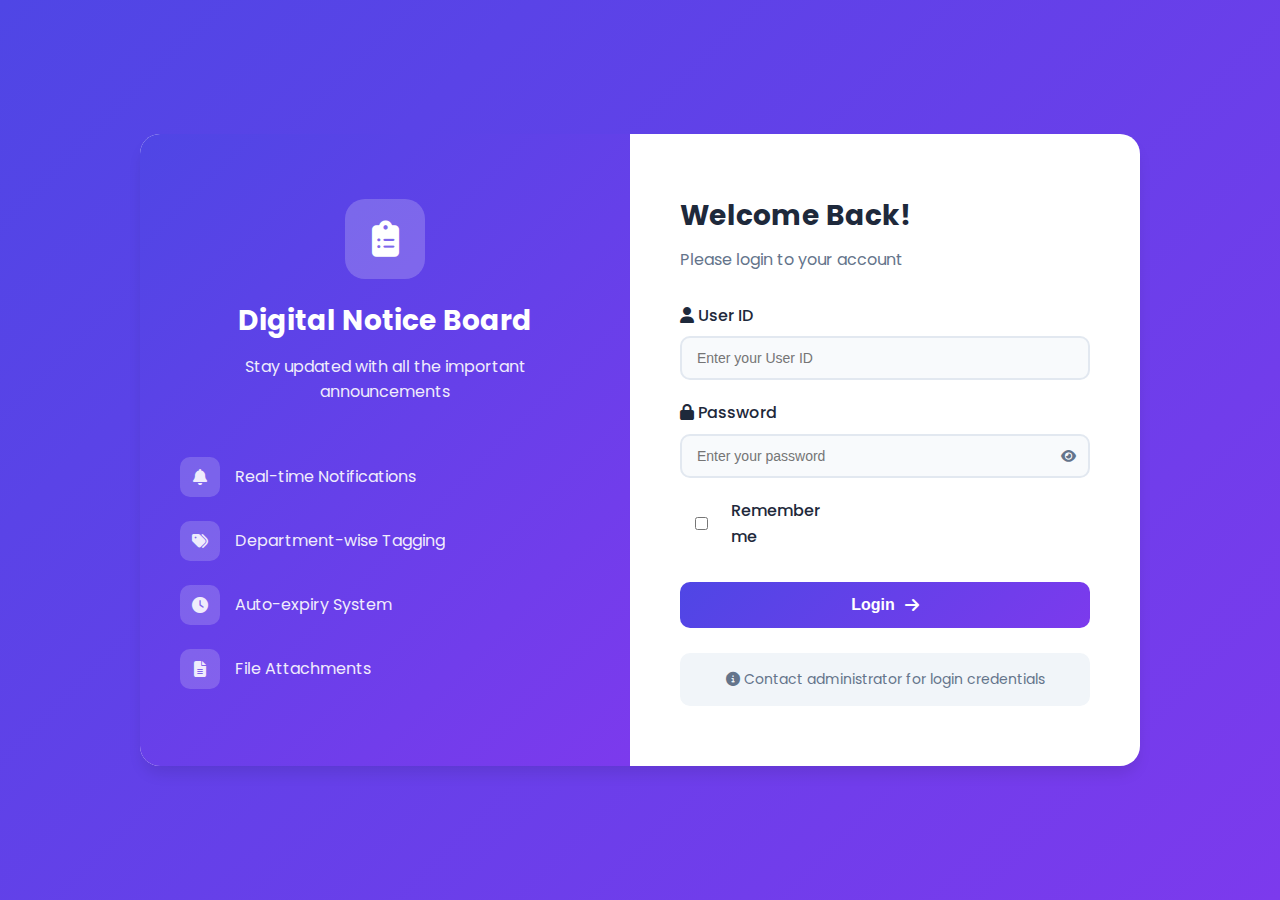
<file: frontend/index.html>
<!DOCTYPE html>
<html lang="en">
<head>
  <meta charset="UTF-8">
  <meta name="viewport" content="width=device-width, initial-scale=1.0">
  <title>Digital Notice Board - Login</title>
  <link href="https://cdnjs.cloudflare.com/ajax/libs/font-awesome/6.4.0/css/all.min.css" rel="stylesheet">
  <link href="https://fonts.googleapis.com/css2?family=Poppins:wght@300;400;500;600;700&display=swap" rel="stylesheet">
  <link rel="stylesheet" href="css/style.css">
</head>
<body class="login-page">
  <div class="login-container">
    <div class="login-left">
      <div class="login-branding">
        <div class="logo-icon">
          <i class="fas fa-clipboard-list"></i>
        </div>
        <h1>Digital Notice Board</h1>
        <p>Stay updated with all the important announcements</p>
        <div class="features-list">
          <div class="feature-item">
            <i class="fas fa-bell"></i>
            <span>Real-time Notifications</span>
          </div>
          <div class="feature-item">
            <i class="fas fa-tags"></i>
            <span>Department-wise Tagging</span>
          </div>
          <div class="feature-item">
            <i class="fas fa-clock"></i>
            <span>Auto-expiry System</span>
          </div>
          <div class="feature-item">
            <i class="fas fa-file-alt"></i>
            <span>File Attachments</span>
          </div>
        </div>
      </div>
    </div>
    
    <div class="login-right">
      <div class="login-form-container">
        <h2>Welcome Back!</h2>
        <p class="subtitle">Please login to your account</p>
        
        <form id="loginForm" class="login-form">
          <div class="form-group">
            <label for="userId">
              <i class="fas fa-user"></i> User ID
            </label>
            <input type="text" id="userId" name="userId" placeholder="Enter your User ID" required>
          </div>
          
          <div class="form-group">
            <label for="password">
              <i class="fas fa-lock"></i> Password
            </label>
            <div class="password-input">
              <input type="password" id="password" name="password" placeholder="Enter your password" required>
              <button type="button" class="toggle-password" onclick="togglePassword()">
                <i class="fas fa-eye" id="toggleIcon"></i>
              </button>
            </div>
          </div>
          
          <div class="form-options">
            <label class="remember-me">
              <input type="checkbox" id="rememberMe">
              <span>Remember me</span>
            </label>
          </div>
          
          <button type="submit" class="btn-login">
            <span>Login</span>
            <i class="fas fa-arrow-right"></i>
          </button>
        </form>
        
        <div class="login-info">
          <p><i class="fas fa-info-circle"></i> Contact administrator for login credentials</p>
        </div>
        
        <div id="loginError" class="error-message" style="display: none;">
          <i class="fas fa-exclamation-circle"></i>
          <span></span>
        </div>
      </div>
    </div>
  </div>

  <!-- Loading Overlay -->
  <div id="loadingOverlay" class="loading-overlay" style="display: none;">
    <div class="spinner"></div>
    <p>Logging in...</p>
  </div>

  <script src="js/auth.js"></script>
</body>
</html>
</file>
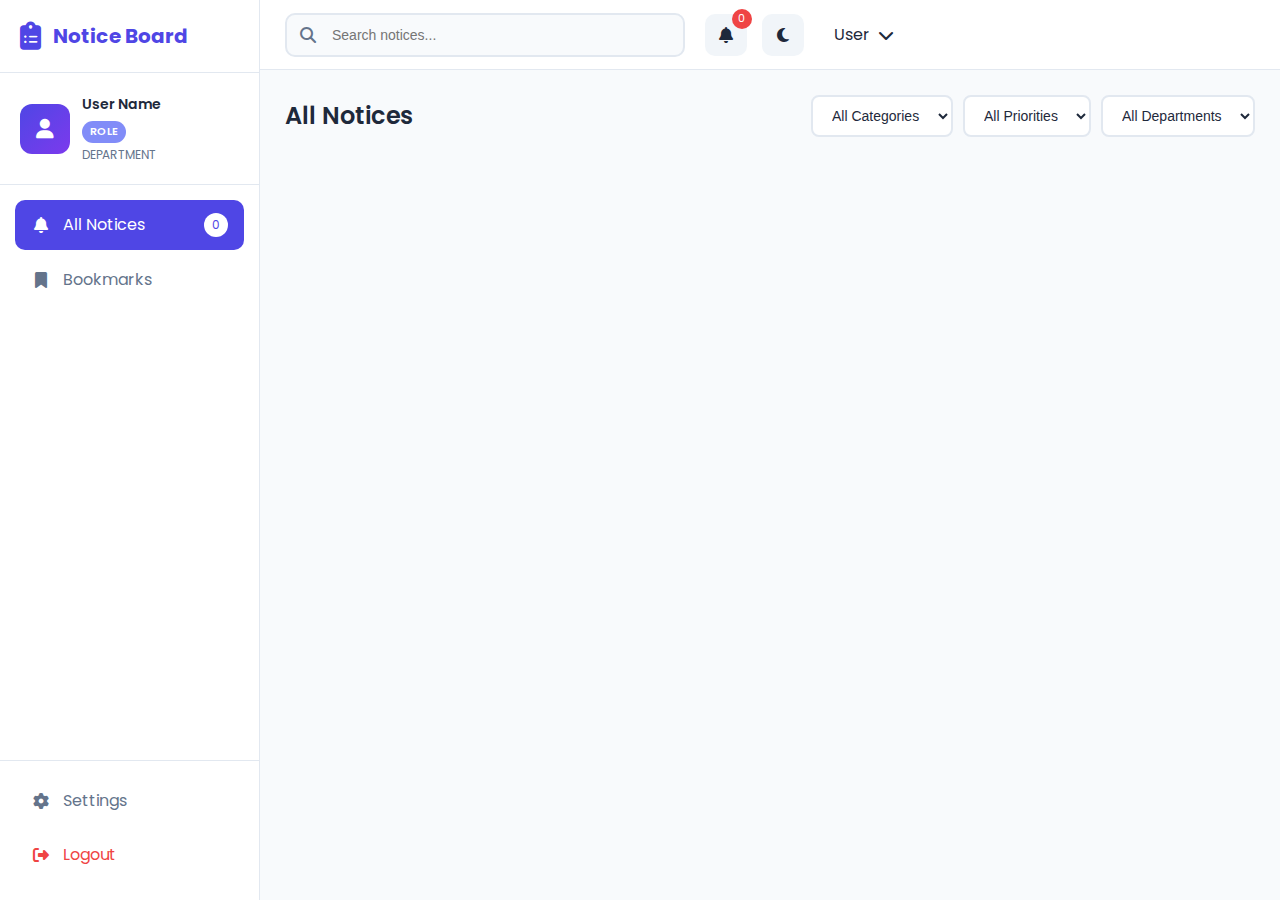
<file: frontend/dashboard.html>
<!DOCTYPE html>
<html lang="en">
<head>
  <meta charset="UTF-8">
  <meta name="viewport" content="width=device-width, initial-scale=1.0">
  <title>Dashboard - Digital Notice Board</title>
  <link href="https://cdnjs.cloudflare.com/ajax/libs/font-awesome/6.4.0/css/all.min.css" rel="stylesheet">
  <link href="https://fonts.googleapis.com/css2?family=Poppins:wght@300;400;500;600;700&display=swap" rel="stylesheet">
  <link rel="stylesheet" href="css/style.css">
  <script src="https://cdn.socket.io/4.5.4/socket.io.min.js"></script>
</head>
<body>
  <div class="dashboard-container">
    <!-- Sidebar -->
    <aside class="sidebar" id="sidebar">
      <div class="sidebar-header">
        <div class="logo">
          <i class="fas fa-clipboard-list"></i>
          <span>Notice Board</span>
        </div>
        <button class="close-sidebar" onclick="toggleSidebar()">
          <i class="fas fa-times"></i>
        </button>
      </div>
      
      <div class="user-info">
        <div class="user-avatar" id="userAvatar">
          <i class="fas fa-user"></i>
        </div>
        <div class="user-details">
          <h4 id="userName">User Name</h4>
          <span class="user-role" id="userRole">Role</span>
          <span class="user-dept" id="userDept">Department</span>
        </div>
      </div>
      
      <nav class="sidebar-nav">
        <a href="#" class="nav-item active" data-page="notices">
          <i class="fas fa-bell"></i>
          <span>All Notices</span>
          <span class="badge" id="noticeCount">0</span>
        </a>
        <a href="#" class="nav-item" data-page="bookmarks">
          <i class="fas fa-bookmark"></i>
          <span>Bookmarks</span>
        </a>
        <a href="#" class="nav-item create-notice-btn" data-page="create" id="createNoticeNav" style="display: none;">
          <i class="fas fa-plus-circle"></i>
          <span>Create Notice</span>
        </a>
        <a href="#" class="nav-item" data-page="my-notices" id="myNoticesNav" style="display: none;">
          <i class="fas fa-file-alt"></i>
          <span>My Notices</span>
        </a>
        <a href="#" class="nav-item" data-page="analytics" id="analyticsNav" style="display: none;">
          <i class="fas fa-chart-bar"></i>
          <span>Analytics</span>
        </a>
        <a href="#" class="nav-item" data-page="manage-users" id="manageUsersNav" style="display: none;">
          <i class="fas fa-users-cog"></i>
          <span>Manage Users</span>
        </a>
      </nav>
      
      <div class="sidebar-footer">
        <a href="#" class="nav-item" data-page="settings">
          <i class="fas fa-cog"></i>
          <span>Settings</span>
        </a>
        <a href="#" class="nav-item logout" onclick="logout()">
          <i class="fas fa-sign-out-alt"></i>
          <span>Logout</span>
        </a>
      </div>
    </aside>

    <!-- Main Content -->
    <main class="main-content">
      <!-- Header -->
      <header class="header">
        <button class="menu-toggle" onclick="toggleSidebar()">
          <i class="fas fa-bars"></i>
        </button>
        
        <div class="search-bar">
          <i class="fas fa-search"></i>
          <input type="text" id="searchInput" placeholder="Search notices...">
        </div>
        
        <div class="header-actions">
          <div class="notification-bell" onclick="toggleNotifications()">
            <i class="fas fa-bell"></i>
            <span class="notification-count" id="notificationCount">0</span>
          </div>
          
          <div class="theme-toggle" onclick="toggleTheme()">
            <i class="fas fa-moon" id="themeIcon"></i>
          </div>
          
          <div class="header-user" onclick="toggleUserMenu()">
            <span id="headerUserName">User</span>
            <i class="fas fa-chevron-down"></i>
          </div>
        </div>
        
        <!-- Notifications Dropdown -->
        <div class="notifications-dropdown" id="notificationsDropdown" style="display: none;">
          <h4>Notifications</h4>
          <div class="notifications-list" id="notificationsList">
            <p class="no-notifications">No new notifications</p>
          </div>
        </div>
        
        <!-- User Menu Dropdown -->
        <div class="user-menu-dropdown" id="userMenuDropdown" style="display: none;">
          <a href="#" data-page="profile"><i class="fas fa-user"></i> Profile</a>
          <a href="#" data-page="settings"><i class="fas fa-cog"></i> Settings</a>
          <hr>
          <a href="#" onclick="logout()"><i class="fas fa-sign-out-alt"></i> Logout</a>
        </div>
      </header>

      <!-- Content Area -->
      <div class="content-area" id="contentArea">
        <!-- Notices Page -->
        <div class="page active" id="noticesPage">
          <div class="page-header">
            <h2>All Notices</h2>
            <div class="filters">
              <select id="categoryFilter" class="filter-select">
                <option value="all">All Categories</option>
                <option value="general">General</option>
                <option value="academic">Academic</option>
                <option value="event">Events</option>
                <option value="exam">Exams</option>
                <option value="placement">Placement</option>
                <option value="sports">Sports</option>
                <option value="cultural">Cultural</option>
              </select>
              
              <select id="priorityFilter" class="filter-select">
                <option value="all">All Priorities</option>
                <option value="urgent">Urgent</option>
                <option value="high">High</option>
                <option value="normal">Normal</option>
                <option value="low">Low</option>
              </select>
              
              <select id="tagFilter" class="filter-select">
                <option value="all">All Departments</option>
                <option value="cse">@CSE</option>
                <option value="ece">@ECE</option>
                <option value="eee">@EEE</option>
                <option value="civil">@Civil</option>
                <option value="mech">@Mech</option>
              </select>
            </div>
          </div>
          
          <div class="notices-grid" id="noticesGrid">
            <!-- Notices will be loaded here -->
          </div>
          
          <div class="pagination" id="pagination">
            <!-- Pagination will be loaded here -->
          </div>
        </div>

        <!-- Create Notice Page -->
        <div class="page" id="createPage">
          <div class="page-header">
            <h2>Create New Notice</h2>
          </div>
          
          <form id="createNoticeForm" class="notice-form" enctype="multipart/form-data">
            <div class="form-row">
              <div class="form-group">
                <label for="noticeTitle">Title *</label>
                <input type="text" id="noticeTitle" name="title" required placeholder="Enter notice title">
              </div>
            </div>
            
            <div class="form-group">
              <label for="noticeContent">Content *</label>
              <textarea id="noticeContent" name="content" rows="6" required placeholder="Enter notice content"></textarea>
            </div>
            
            <div class="form-row">
              <div class="form-group">
                <label for="targetAudience">Target Audience *</label>
                <select id="targetAudience" name="targetAudience" required>
                  <option value="all">All (Students & Faculty)</option>
                  <option value="students">Students Only</option>
                  <option value="faculty" id="facultyOption">Faculty Only</option>
                  <option value="both" id="bothOption">Both</option>
                </select>
              </div>
              
              <div class="form-group">
                <label for="noticeCategory">Category</label>
                <select id="noticeCategory" name="category">
                  <option value="general">General</option>
                  <option value="academic">Academic</option>
                  <option value="event">Event</option>
                  <option value="exam">Exam</option>
                  <option value="placement">Placement</option>
                  <option value="sports">Sports</option>
                  <option value="cultural">Cultural</option>
                  <option value="other">Other</option>
                </select>
              </div>
            </div>
            
            <div class="form-row">
              <div class="form-group">
                <label for="noticePriority">Priority</label>
                <select id="noticePriority" name="priority">
                  <option value="normal">Normal</option>
                  <option value="low">Low</option>
                  <option value="high">High</option>
                  <option value="urgent">Urgent</option>
                </select>
              </div>
              
              <div class="form-group">
                <label for="expiryDays">Expiry (Days) *</label>
                <input type="number" id="expiryDays" name="expiryDays" min="1" max="365" value="7" required>
              </div>
            </div>
            
            <div class="form-group">
              <label>Tags (Departments) *</label>
              <div class="tags-selection">
                <label class="tag-checkbox">
                  <input type="checkbox" name="tags" value="all" checked>
                  <span class="tag-label">@all</span>
                </label>
                <label class="tag-checkbox">
                  <input type="checkbox" name="tags" value="cse">
                  <span class="tag-label">@cse</span>
                </label>
                <label class="tag-checkbox">
                  <input type="checkbox" name="tags" value="ece">
                  <span class="tag-label">@ece</span>
                </label>
                <label class="tag-checkbox">
                  <input type="checkbox" name="tags" value="eee">
                  <span class="tag-label">@eee</span>
                </label>
                <label class="tag-checkbox">
                  <input type="checkbox" name="tags" value="civil">
                  <span class="tag-label">@civil</span>
                </label>
                <label class="tag-checkbox">
                  <input type="checkbox" name="tags" value="mech">
                  <span class="tag-label">@mech</span>
                </label>
              </div>
            </div>
            
            <div class="form-group">
              <label for="attachments">Attachments (Max 5 files, 10MB each)</label>
              <div class="file-upload">
                <input type="file" id="attachments" name="attachments" multiple accept=".jpg,.jpeg,.png,.pdf,.doc,.docx,.xls,.xlsx,.ppt,.pptx">
                <div class="file-upload-label">
                  <i class="fas fa-cloud-upload-alt"></i>
                  <span>Drag & drop files or click to browse</span>
                </div>
              </div>
              <div class="file-list" id="fileList"></div>
            </div>
            
            <div class="form-group">
              <label class="checkbox-label">
                <input type="checkbox" id="isPinned" name="isPinned">
                <span>Pin this notice (appears at top)</span>
              </label>
            </div>
            
            <div class="form-actions">
              <button type="button" class="btn btn-secondary" onclick="showPage('notices')">Cancel</button>
              <button type="submit" class="btn btn-primary">
                <i class="fas fa-paper-plane"></i> Publish Notice
              </button>
            </div>
          </form>
        </div>

        <!-- My Notices Page -->
        <div class="page" id="myNoticesPage">
          <div class="page-header">
            <h2>My Notices</h2>
          </div>
          <div class="notices-grid" id="myNoticesGrid">
            <!-- My notices will be loaded here -->
          </div>
        </div>

        <!-- Bookmarks Page -->
        <div class="page" id="bookmarksPage">
          <div class="page-header">
            <h2>Bookmarked Notices</h2>
          </div>
          <div class="notices-grid" id="bookmarksGrid">
            <!-- Bookmarked notices will be loaded here -->
          </div>
        </div>

        <!-- Analytics Page -->
        <div class="page" id="analyticsPage">
          <div class="page-header">
            <h2>Analytics Dashboard</h2>
          </div>
          <div class="analytics-grid">
            <div class="stat-card">
              <div class="stat-icon blue">
                <i class="fas fa-file-alt"></i>
              </div>
              <div class="stat-info">
                <h3 id="totalNotices">0</h3>
                <p>Total Notices</p>
              </div>
            </div>
            <div class="stat-card">
              <div class="stat-icon green">
                <i class="fas fa-check-circle"></i>
              </div>
              <div class="stat-info">
                <h3 id="activeNotices">0</h3>
                <p>Active Notices</p>
              </div>
            </div>
            <div class="stat-card">
              <div class="stat-icon orange">
                <i class="fas fa-clock"></i>
              </div>
              <div class="stat-info">
                <h3 id="expiredNotices">0</h3>
                <p>Expired Notices</p>
              </div>
            </div>
            <div class="stat-card">
              <div class="stat-icon purple">
                <i class="fas fa-users"></i>
              </div>
              <div class="stat-info">
                <h3 id="totalUsers">0</h3>
                <p>Total Users</p>
              </div>
            </div>
          </div>
          
          <div class="charts-grid">
            <div class="chart-card">
              <h4>Notices by Category</h4>
              <div class="chart-container" id="categoryChart"></div>
            </div>
            <div class="chart-card">
              <h4>Notices by Department</h4>
              <div class="chart-container" id="departmentChart"></div>
            </div>
            <div class="chart-card">
              <h4>Priority Distribution</h4>
              <div class="chart-container" id="priorityChart"></div>
            </div>
            <div class="chart-card">
              <h4>Recent Notices</h4>
              <div class="recent-list" id="recentNoticesList"></div>
            </div>
          </div>
        </div>

        <!-- Manage Users Page -->
        <div class="page" id="manageUsersPage">
          <div class="page-header">
            <h2>Manage Users</h2>
            <div class="header-actions-inline">
              <button class="btn btn-primary" onclick="showAddUserModal()">
                <i class="fas fa-plus"></i> Add User
              </button>
              <button class="btn btn-secondary" onclick="showUploadUsersModal()">
                <i class="fas fa-file-excel"></i> Upload Excel
              </button>
            </div>
          </div>
          
          <div class="users-filters">
            <select id="userRoleFilter" onchange="loadUsers()">
              <option value="">All Roles</option>
              <option value="student">Students</option>
              <option value="faculty">Faculty</option>
              <option value="hod">HOD</option>
            </select>
            <select id="userDeptFilter" onchange="loadUsers()">
              <option value="">All Departments</option>
              <option value="cse">CSE</option>
              <option value="ece">ECE</option>
              <option value="eee">EEE</option>
              <option value="civil">Civil</option>
              <option value="mech">Mech</option>
            </select>
          </div>
          
          <div class="users-table-container">
            <table class="users-table">
              <thead>
                <tr>
                  <th>User ID</th>
                  <th>Name</th>
                  <th>Email</th>
                  <th>Role</th>
                  <th>Department</th>
                  <th>Status</th>
                  <th>Actions</th>
                </tr>
              </thead>
              <tbody id="usersTableBody">
                <!-- Users will be loaded here -->
              </tbody>
            </table>
          </div>
        </div>

        <!-- Settings Page -->
        <div class="page" id="settingsPage">
          <div class="page-header">
            <h2>Settings</h2>
          </div>
          
          <div class="settings-sections">
            <div class="settings-section">
              <h3><i class="fas fa-user"></i> Profile Settings</h3>
              <form id="profileForm" class="settings-form">
                <div class="form-group">
                  <label>Name</label>
                  <input type="text" id="settingsName" name="name">
                </div>
                <div class="form-group">
                  <label>Phone</label>
                  <input type="text" id="settingsPhone" name="phone">
                </div>
                <button type="submit" class="btn btn-primary">Update Profile</button>
              </form>
            </div>
            
            <div class="settings-section">
              <h3><i class="fas fa-lock"></i> Change Password</h3>
              <form id="passwordForm" class="settings-form">
                <div class="form-group">
                  <label>Current Password</label>
                  <input type="password" id="currentPassword" name="currentPassword" required>
                </div>
                <div class="form-group">
                  <label>New Password</label>
                  <input type="password" id="newPassword" name="newPassword" required>
                </div>
                <div class="form-group">
                  <label>Confirm New Password</label>
                  <input type="password" id="confirmPassword" name="confirmPassword" required>
                </div>
                <button type="submit" class="btn btn-primary">Change Password</button>
              </form>
            </div>
            
            <div class="settings-section">
              <h3><i class="fas fa-bell"></i> Notification Preferences</h3>
              <div class="notification-settings">
                <label class="toggle-setting">
                  <span>Email Notifications</span>
                  <input type="checkbox" id="emailNotifications" checked>
                  <span class="toggle-slider"></span>
                </label>
                <label class="toggle-setting">
                  <span>Push Notifications</span>
                  <input type="checkbox" id="pushNotifications" checked>
                  <span class="toggle-slider"></span>
                </label>
              </div>
            </div>
          </div>
        </div>
      </div>
    </main>
  </div>

  <!-- Notice Detail Modal -->
  <div class="modal" id="noticeModal">
    <div class="modal-content modal-large">
      <div class="modal-header">
        <h3 id="modalNoticeTitle">Notice Title</h3>
        <button class="modal-close" onclick="closeModal('noticeModal')">
          <i class="fas fa-times"></i>
        </button>
      </div>
      <div class="modal-body" id="modalNoticeBody">
        <!-- Notice details will be loaded here -->
      </div>
    </div>
  </div>

  <!-- Add User Modal -->
  <div class="modal" id="addUserModal">
    <div class="modal-content">
      <div class="modal-header">
        <h3>Add New User</h3>
        <button class="modal-close" onclick="closeModal('addUserModal')">
          <i class="fas fa-times"></i>
        </button>
      </div>
      <div class="modal-body">
        <form id="addUserForm">
          <div class="form-group">
            <label>User ID *</label>
            <input type="text" id="newUserId" required>
          </div>
          <div class="form-group">
            <label>Name *</label>
            <input type="text" id="newUserName" required>
          </div>
          <div class="form-group">
            <label>Email *</label>
            <input type="email" id="newUserEmail" required>
          </div>
          <div class="form-group">
            <label>Password *</label>
            <input type="password" id="newUserPassword" required>
          </div>
          <div class="form-row">
            <div class="form-group">
              <label>Role *</label>
              <select id="newUserRole" required>
                <option value="student">Student</option>
                <option value="faculty">Faculty</option>
                <option value="hod">HOD</option>
              </select>
            </div>
            <div class="form-group">
              <label>Department *</label>
              <select id="newUserDept" required>
                <option value="cse">CSE</option>
                <option value="ece">ECE</option>
                <option value="eee">EEE</option>
                <option value="civil">Civil</option>
                <option value="mech">Mech</option>
              </select>
            </div>
          </div>
          <div class="form-group">
            <label>Phone</label>
            <input type="text" id="newUserPhone">
          </div>
          <div class="form-actions">
            <button type="button" class="btn btn-secondary" onclick="closeModal('addUserModal')">Cancel</button>
            <button type="submit" class="btn btn-primary">Add User</button>
          </div>
        </form>
      </div>
    </div>
  </div>

  <!-- Upload Users Modal -->
  <div class="modal" id="uploadUsersModal">
    <div class="modal-content">
      <div class="modal-header">
        <h3>Upload Users from Excel</h3>
        <button class="modal-close" onclick="closeModal('uploadUsersModal')">
          <i class="fas fa-times"></i>
        </button>
      </div>
      <div class="modal-body">
        <div class="upload-instructions">
          <h4>Excel Format Requirements:</h4>
          <p>Your Excel file should have the following columns:</p>
          <ul>
            <li><strong>userId</strong> - Unique user ID</li>
            <li><strong>name</strong> - Full name</li>
            <li><strong>email</strong> - Email address</li>
            <li><strong>password</strong> - Initial password</li>
            <li><strong>role</strong> - student/faculty/hod</li>
            <li><strong>department</strong> - cse/ece/eee/civil/mech</li>
            <li><strong>phone</strong> - Phone number (optional)</li>
          </ul>
        </div>
        <form id="uploadUsersForm" enctype="multipart/form-data">
          <div class="form-group">
            <div class="file-upload">
              <input type="file" id="excelFile" name="file" accept=".xlsx,.xls" required>
              <div class="file-upload-label">
                <i class="fas fa-file-excel"></i>
                <span>Click to upload Excel file</span>
              </div>
            </div>
          </div>
          <div class="form-actions">
            <button type="button" class="btn btn-secondary" onclick="closeModal('uploadUsersModal')">Cancel</button>
            <button type="submit" class="btn btn-primary">Upload Users</button>
          </div>
        </form>
      </div>
    </div>
  </div>

  <!-- Toast Container -->
  <div class="toast-container" id="toastContainer"></div>

  <!-- Loading Overlay -->
  <div id="loadingOverlay" class="loading-overlay" style="display: none;">
    <div class="spinner"></div>
  </div>

  <script src="js/dashboard.js"></script>
</body>
</html>
</file>
<file: frontend/css/style.css>
/* ===== Variables ===== */
:root {
  --primary-color: #4f46e5;
  --primary-dark: #4338ca;
  --primary-light: #818cf8;
  --secondary-color: #64748b;
  --success-color: #10b981;
  --warning-color: #f59e0b;
  --danger-color: #ef4444;
  --info-color: #3b82f6;
  
  --bg-primary: #f8fafc;
  --bg-secondary: #ffffff;
  --bg-tertiary: #f1f5f9;
  
  --text-primary: #1e293b;
  --text-secondary: #64748b;
  --text-muted: #94a3b8;
  
  --border-color: #e2e8f0;
  --shadow-sm: 0 1px 2px rgba(0, 0, 0, 0.05);
  --shadow-md: 0 4px 6px -1px rgba(0, 0, 0, 0.1);
  --shadow-lg: 0 10px 15px -3px rgba(0, 0, 0, 0.1);
  
  --sidebar-width: 260px;
  --header-height: 70px;
  --border-radius: 12px;
  --transition: all 0.3s ease;
}

/* Dark Theme */
[data-theme="dark"] {
  --bg-primary: #0f172a;
  --bg-secondary: #1e293b;
  --bg-tertiary: #334155;
  
  --text-primary: #f1f5f9;
  --text-secondary: #94a3b8;
  --text-muted: #64748b;
  
  --border-color: #334155;
}

/* ===== Base Styles ===== */
* {
  margin: 0;
  padding: 0;
  box-sizing: border-box;
}

body {
  font-family: 'Poppins', sans-serif;
  background-color: var(--bg-primary);
  color: var(--text-primary);
  line-height: 1.6;
}

/* ===== Login Page ===== */
.login-page {
  min-height: 100vh;
  display: flex;
  align-items: center;
  justify-content: center;
  background: linear-gradient(135deg, var(--primary-color) 0%, #7c3aed 100%);
}

.login-container {
  display: flex;
  width: 90%;
  max-width: 1000px;
  background: var(--bg-secondary);
  border-radius: 20px;
  overflow: hidden;
  box-shadow: var(--shadow-lg);
}

.login-left {
  flex: 1;
  background: linear-gradient(135deg, var(--primary-color) 0%, #7c3aed 100%);
  padding: 60px 40px;
  color: white;
  display: flex;
  align-items: center;
}

.login-branding {
  text-align: center;
}

.logo-icon {
  width: 80px;
  height: 80px;
  background: rgba(255, 255, 255, 0.2);
  border-radius: 20px;
  display: flex;
  align-items: center;
  justify-content: center;
  margin: 0 auto 20px;
  font-size: 36px;
}

.login-branding h1 {
  font-size: 28px;
  margin-bottom: 10px;
}

.login-branding p {
  opacity: 0.9;
  margin-bottom: 40px;
}

.features-list {
  text-align: left;
}

.feature-item {
  display: flex;
  align-items: center;
  gap: 15px;
  padding: 12px 0;
  opacity: 0.9;
}

.feature-item i {
  width: 40px;
  height: 40px;
  background: rgba(255, 255, 255, 0.2);
  border-radius: 10px;
  display: flex;
  align-items: center;
  justify-content: center;
}

.login-right {
  flex: 1;
  padding: 60px 50px;
  display: flex;
  align-items: center;
}

.login-form-container {
  width: 100%;
}

.login-form-container h2 {
  font-size: 28px;
  margin-bottom: 8px;
  color: var(--text-primary);
}

.login-form-container .subtitle {
  color: var(--text-secondary);
  margin-bottom: 30px;
}

.login-form .form-group {
  margin-bottom: 20px;
}

.login-form label {
  display: flex;
  align-items: center;
  gap: 8px;
  font-weight: 500;
  margin-bottom: 8px;
  color: var(--text-primary);
}

.login-form input {
  width: 100%;
  padding: 14px 16px;
  border: 2px solid var(--border-color);
  border-radius: 10px;
  font-size: 15px;
  transition: var(--transition);
  background: var(--bg-primary);
  color: var(--text-primary);
}

.login-form input:focus {
  outline: none;
  border-color: var(--primary-color);
  box-shadow: 0 0 0 3px rgba(79, 70, 229, 0.1);
}

.password-input {
  position: relative;
}

.toggle-password {
  position: absolute;
  right: 14px;
  top: 50%;
  transform: translateY(-50%);
  background: none;
  border: none;
  color: var(--text-secondary);
  cursor: pointer;
}

.form-options {
  display: flex;
  justify-content: space-between;
  align-items: center;
  margin-bottom: 25px;
}

.remember-me {
  display: flex;
  align-items: center;
  gap: 8px;
  cursor: pointer;
  color: var(--text-secondary);
}

.btn-login {
  width: 100%;
  padding: 14px;
  background: linear-gradient(135deg, var(--primary-color) 0%, #7c3aed 100%);
  color: white;
  border: none;
  border-radius: 10px;
  font-size: 16px;
  font-weight: 600;
  cursor: pointer;
  display: flex;
  align-items: center;
  justify-content: center;
  gap: 10px;
  transition: var(--transition);
}

.btn-login:hover {
  transform: translateY(-2px);
  box-shadow: 0 10px 20px rgba(79, 70, 229, 0.3);
}

.login-info {
  margin-top: 25px;
  padding: 15px;
  background: var(--bg-tertiary);
  border-radius: 10px;
  text-align: center;
  color: var(--text-secondary);
  font-size: 14px;
}

.error-message {
  margin-top: 20px;
  padding: 12px 16px;
  background: #fef2f2;
  border: 1px solid #fecaca;
  border-radius: 10px;
  color: var(--danger-color);
  display: flex;
  align-items: center;
  gap: 10px;
}

/* ===== Dashboard Layout ===== */
.dashboard-container {
  display: flex;
  min-height: 100vh;
}

/* Sidebar */
.sidebar {
  width: var(--sidebar-width);
  background: var(--bg-secondary);
  border-right: 1px solid var(--border-color);
  display: flex;
  flex-direction: column;
  position: fixed;
  height: 100vh;
  transition: var(--transition);
  z-index: 100;
}

.sidebar-header {
  padding: 20px;
  display: flex;
  align-items: center;
  justify-content: space-between;
  border-bottom: 1px solid var(--border-color);
}

.logo {
  display: flex;
  align-items: center;
  gap: 12px;
  font-size: 20px;
  font-weight: 700;
  color: var(--primary-color);
}

.logo i {
  font-size: 28px;
}

.close-sidebar {
  display: none;
  background: none;
  border: none;
  font-size: 20px;
  color: var(--text-secondary);
  cursor: pointer;
}

.user-info {
  padding: 20px;
  display: flex;
  align-items: center;
  gap: 12px;
  border-bottom: 1px solid var(--border-color);
}

.user-avatar {
  width: 50px;
  height: 50px;
  background: linear-gradient(135deg, var(--primary-color) 0%, #7c3aed 100%);
  border-radius: 12px;
  display: flex;
  align-items: center;
  justify-content: center;
  color: white;
  font-size: 20px;
}

.user-details h4 {
  font-size: 14px;
  font-weight: 600;
  margin-bottom: 2px;
}

.user-role {
  display: inline-block;
  padding: 2px 8px;
  background: var(--primary-light);
  color: white;
  border-radius: 20px;
  font-size: 11px;
  text-transform: uppercase;
  font-weight: 600;
}

.user-dept {
  display: block;
  font-size: 12px;
  color: var(--text-secondary);
  margin-top: 2px;
  text-transform: uppercase;
}

.sidebar-nav {
  flex: 1;
  padding: 15px;
  overflow-y: auto;
}

.nav-item {
  display: flex;
  align-items: center;
  gap: 12px;
  padding: 12px 16px;
  color: var(--text-secondary);
  text-decoration: none;
  border-radius: 10px;
  margin-bottom: 5px;
  transition: var(--transition);
}

.nav-item:hover {
  background: var(--bg-tertiary);
  color: var(--primary-color);
}

.nav-item.active {
  background: var(--primary-color);
  color: white;
}

.nav-item.active .badge {
  background: white;
  color: var(--primary-color);
}

.nav-item i {
  width: 20px;
  text-align: center;
}

.nav-item .badge {
  margin-left: auto;
  padding: 2px 8px;
  background: var(--primary-color);
  color: white;
  border-radius: 20px;
  font-size: 12px;
}

.create-notice-btn {
  background: linear-gradient(135deg, var(--success-color) 0%, #059669 100%);
  color: white !important;
}

.create-notice-btn:hover {
  background: linear-gradient(135deg, #059669 0%, #047857 100%);
}

.sidebar-footer {
  padding: 15px;
  border-top: 1px solid var(--border-color);
}

.nav-item.logout {
  color: var(--danger-color);
}

.nav-item.logout:hover {
  background: #fef2f2;
}

/* Main Content */
.main-content {
  flex: 1;
  margin-left: var(--sidebar-width);
  display: flex;
  flex-direction: column;
}

/* Header */
.header {
  height: var(--header-height);
  background: var(--bg-secondary);
  border-bottom: 1px solid var(--border-color);
  display: flex;
  align-items: center;
  padding: 0 25px;
  gap: 20px;
  position: sticky;
  top: 0;
  z-index: 50;
}

.menu-toggle {
  display: none;
  background: none;
  border: none;
  font-size: 22px;
  color: var(--text-primary);
  cursor: pointer;
}

.search-bar {
  flex: 1;
  max-width: 400px;
  position: relative;
}

.search-bar i {
  position: absolute;
  left: 15px;
  top: 50%;
  transform: translateY(-50%);
  color: var(--text-secondary);
}

.search-bar input {
  width: 100%;
  padding: 12px 15px 12px 45px;
  border: 2px solid var(--border-color);
  border-radius: 10px;
  font-size: 14px;
  background: var(--bg-primary);
  color: var(--text-primary);
  transition: var(--transition);
}

.search-bar input:focus {
  outline: none;
  border-color: var(--primary-color);
}

.header-actions {
  display: flex;
  align-items: center;
  gap: 15px;
}

.notification-bell,
.theme-toggle {
  width: 42px;
  height: 42px;
  background: var(--bg-tertiary);
  border-radius: 10px;
  display: flex;
  align-items: center;
  justify-content: center;
  cursor: pointer;
  position: relative;
  transition: var(--transition);
}

.notification-bell:hover,
.theme-toggle:hover {
  background: var(--border-color);
}

.notification-count {
  position: absolute;
  top: -5px;
  right: -5px;
  width: 20px;
  height: 20px;
  background: var(--danger-color);
  color: white;
  border-radius: 50%;
  font-size: 11px;
  display: flex;
  align-items: center;
  justify-content: center;
}

.header-user {
  display: flex;
  align-items: center;
  gap: 8px;
  cursor: pointer;
  padding: 8px 15px;
  border-radius: 10px;
  transition: var(--transition);
}

.header-user:hover {
  background: var(--bg-tertiary);
}

/* Dropdown Menus */
.notifications-dropdown,
.user-menu-dropdown {
  position: absolute;
  top: calc(var(--header-height) - 5px);
  right: 25px;
  background: var(--bg-secondary);
  border-radius: 12px;
  box-shadow: var(--shadow-lg);
  border: 1px solid var(--border-color);
  min-width: 300px;
  z-index: 100;
}

.notifications-dropdown h4 {
  padding: 15px 20px;
  border-bottom: 1px solid var(--border-color);
}

.notifications-list {
  max-height: 300px;
  overflow-y: auto;
}

.no-notifications {
  padding: 30px;
  text-align: center;
  color: var(--text-secondary);
}

.user-menu-dropdown {
  min-width: 200px;
  padding: 10px 0;
}

.user-menu-dropdown a {
  display: flex;
  align-items: center;
  gap: 10px;
  padding: 12px 20px;
  color: var(--text-primary);
  text-decoration: none;
  transition: var(--transition);
}

.user-menu-dropdown a:hover {
  background: var(--bg-tertiary);
}

.user-menu-dropdown hr {
  border: none;
  border-top: 1px solid var(--border-color);
  margin: 5px 0;
}

/* Content Area */
.content-area {
  flex: 1;
  padding: 25px;
  overflow-y: auto;
}

.page {
  display: none;
}

.page.active {
  display: block;
}

.page-header {
  display: flex;
  align-items: center;
  justify-content: space-between;
  margin-bottom: 25px;
  flex-wrap: wrap;
  gap: 15px;
}

.page-header h2 {
  font-size: 24px;
  font-weight: 600;
}

.filters {
  display: flex;
  gap: 10px;
  flex-wrap: wrap;
}

.filter-select {
  padding: 10px 15px;
  border: 2px solid var(--border-color);
  border-radius: 8px;
  font-size: 14px;
  background: var(--bg-secondary);
  color: var(--text-primary);
  cursor: pointer;
  transition: var(--transition);
}

.filter-select:focus {
  outline: none;
  border-color: var(--primary-color);
}

/* Notices Grid */
.notices-grid {
  display: grid;
  grid-template-columns: repeat(auto-fill, minmax(350px, 1fr));
  gap: 20px;
}

.notice-card {
  background: var(--bg-secondary);
  border-radius: var(--border-radius);
  border: 1px solid var(--border-color);
  overflow: hidden;
  transition: var(--transition);
}

.notice-card:hover {
  transform: translateY(-5px);
  box-shadow: var(--shadow-lg);
}

.notice-card.pinned {
  border-color: var(--warning-color);
  box-shadow: 0 0 0 2px rgba(245, 158, 11, 0.2);
}

.notice-card-header {
  padding: 20px;
  display: flex;
  align-items: flex-start;
  justify-content: space-between;
  border-bottom: 1px solid var(--border-color);
}

.notice-priority {
  display: inline-block;
  padding: 4px 10px;
  border-radius: 20px;
  font-size: 11px;
  font-weight: 600;
  text-transform: uppercase;
}

.priority-urgent {
  background: #fef2f2;
  color: var(--danger-color);
}

.priority-high {
  background: #fff7ed;
  color: var(--warning-color);
}

.priority-normal {
  background: #f0fdf4;
  color: var(--success-color);
}

.priority-low {
  background: var(--bg-tertiary);
  color: var(--text-secondary);
}

.notice-pin {
  color: var(--warning-color);
}

.notice-card-body {
  padding: 20px;
}

.notice-card-body h3 {
  font-size: 18px;
  margin-bottom: 10px;
  color: var(--text-primary);
  cursor: pointer;
}

.notice-card-body h3:hover {
  color: var(--primary-color);
}

.notice-content-preview {
  color: var(--text-secondary);
  font-size: 14px;
  line-height: 1.6;
  display: -webkit-box;
  -webkit-line-clamp: 3;
  -webkit-box-orient: vertical;
  overflow: hidden;
}

.notice-tags {
  display: flex;
  flex-wrap: wrap;
  gap: 8px;
  margin-top: 15px;
}

.notice-tag {
  padding: 4px 10px;
  background: var(--primary-light);
  color: white;
  border-radius: 20px;
  font-size: 12px;
}

.notice-card-footer {
  padding: 15px 20px;
  background: var(--bg-tertiary);
  display: flex;
  align-items: center;
  justify-content: space-between;
}

.notice-meta {
  display: flex;
  align-items: center;
  gap: 15px;
  font-size: 13px;
  color: var(--text-secondary);
}

.notice-meta span {
  display: flex;
  align-items: center;
  gap: 5px;
}

.notice-actions {
  display: flex;
  gap: 8px;
}

.notice-actions button {
  width: 32px;
  height: 32px;
  border: none;
  background: var(--bg-secondary);
  border-radius: 8px;
  cursor: pointer;
  color: var(--text-secondary);
  transition: var(--transition);
}

.notice-actions button:hover {
  background: var(--primary-color);
  color: white;
}

.notice-actions button.bookmarked {
  color: var(--warning-color);
}

/* Create Notice Form */
.notice-form {
  background: var(--bg-secondary);
  padding: 30px;
  border-radius: var(--border-radius);
  border: 1px solid var(--border-color);
}

.form-row {
  display: grid;
  grid-template-columns: repeat(2, 1fr);
  gap: 20px;
}

.form-group {
  margin-bottom: 20px;
}

.form-group label {
  display: block;
  font-weight: 500;
  margin-bottom: 8px;
  color: var(--text-primary);
}

.form-group input,
.form-group select,
.form-group textarea {
  width: 100%;
  padding: 12px 15px;
  border: 2px solid var(--border-color);
  border-radius: 10px;
  font-size: 14px;
  background: var(--bg-primary);
  color: var(--text-primary);
  transition: var(--transition);
}

.form-group input:focus,
.form-group select:focus,
.form-group textarea:focus {
  outline: none;
  border-color: var(--primary-color);
}

.tags-selection {
  display: flex;
  flex-wrap: wrap;
  gap: 10px;
}

.tag-checkbox {
  cursor: pointer;
}

.tag-checkbox input {
  display: none;
}

.tag-label {
  display: inline-block;
  padding: 8px 16px;
  background: var(--bg-tertiary);
  border: 2px solid var(--border-color);
  border-radius: 20px;
  font-size: 14px;
  transition: var(--transition);
}

.tag-checkbox input:checked + .tag-label {
  background: var(--primary-color);
  border-color: var(--primary-color);
  color: white;
}

.file-upload {
  position: relative;
  border: 2px dashed var(--border-color);
  border-radius: 10px;
  padding: 30px;
  text-align: center;
  cursor: pointer;
  transition: var(--transition);
}

.file-upload:hover {
  border-color: var(--primary-color);
  background: rgba(79, 70, 229, 0.05);
}

.file-upload input {
  position: absolute;
  top: 0;
  left: 0;
  width: 100%;
  height: 100%;
  opacity: 0;
  cursor: pointer;
}

.file-upload-label {
  display: flex;
  flex-direction: column;
  align-items: center;
  gap: 10px;
  color: var(--text-secondary);
}

.file-upload-label i {
  font-size: 40px;
  color: var(--primary-color);
}

.file-list {
  margin-top: 15px;
  display: flex;
  flex-wrap: wrap;
  gap: 10px;
}

.file-item {
  display: flex;
  align-items: center;
  gap: 8px;
  padding: 8px 12px;
  background: var(--bg-tertiary);
  border-radius: 8px;
  font-size: 13px;
}

.file-item button {
  background: none;
  border: none;
  color: var(--danger-color);
  cursor: pointer;
}

.checkbox-label {
  display: flex;
  align-items: center;
  gap: 10px;
  cursor: pointer;
}

.form-actions {
  display: flex;
  gap: 15px;
  justify-content: flex-end;
  margin-top: 25px;
  padding-top: 25px;
  border-top: 1px solid var(--border-color);
}

/* Buttons */
.btn {
  display: inline-flex;
  align-items: center;
  gap: 8px;
  padding: 12px 24px;
  border: none;
  border-radius: 10px;
  font-size: 14px;
  font-weight: 600;
  cursor: pointer;
  transition: var(--transition);
}

.btn-primary {
  background: linear-gradient(135deg, var(--primary-color) 0%, #7c3aed 100%);
  color: white;
}

.btn-primary:hover {
  transform: translateY(-2px);
  box-shadow: 0 10px 20px rgba(79, 70, 229, 0.3);
}

.btn-secondary {
  background: var(--bg-tertiary);
  color: var(--text-primary);
}

.btn-secondary:hover {
  background: var(--border-color);
}

.btn-danger {
  background: var(--danger-color);
  color: white;
}

/* Analytics */
.analytics-grid {
  display: grid;
  grid-template-columns: repeat(auto-fit, minmax(240px, 1fr));
  gap: 20px;
  margin-bottom: 30px;
}

.stat-card {
  background: var(--bg-secondary);
  padding: 25px;
  border-radius: var(--border-radius);
  border: 1px solid var(--border-color);
  display: flex;
  align-items: center;
  gap: 20px;
}

.stat-icon {
  width: 60px;
  height: 60px;
  border-radius: 15px;
  display: flex;
  align-items: center;
  justify-content: center;
  font-size: 24px;
  color: white;
}

.stat-icon.blue { background: linear-gradient(135deg, #3b82f6, #1d4ed8); }
.stat-icon.green { background: linear-gradient(135deg, #10b981, #059669); }
.stat-icon.orange { background: linear-gradient(135deg, #f59e0b, #d97706); }
.stat-icon.purple { background: linear-gradient(135deg, #8b5cf6, #7c3aed); }

.stat-info h3 {
  font-size: 28px;
  font-weight: 700;
  color: var(--text-primary);
}

.stat-info p {
  color: var(--text-secondary);
  font-size: 14px;
}

.charts-grid {
  display: grid;
  grid-template-columns: repeat(2, 1fr);
  gap: 20px;
}

.chart-card {
  background: var(--bg-secondary);
  padding: 25px;
  border-radius: var(--border-radius);
  border: 1px solid var(--border-color);
}

.chart-card h4 {
  margin-bottom: 20px;
  color: var(--text-primary);
}

.chart-container {
  height: 200px;
}

/* Users Table */
.users-filters {
  display: flex;
  gap: 15px;
  margin-bottom: 20px;
}

.users-table-container {
  background: var(--bg-secondary);
  border-radius: var(--border-radius);
  border: 1px solid var(--border-color);
  overflow: hidden;
}

.users-table {
  width: 100%;
  border-collapse: collapse;
}

.users-table th,
.users-table td {
  padding: 15px 20px;
  text-align: left;
  border-bottom: 1px solid var(--border-color);
}

.users-table th {
  background: var(--bg-tertiary);
  font-weight: 600;
  color: var(--text-primary);
}

.users-table tr:hover {
  background: var(--bg-tertiary);
}

.status-badge {
  display: inline-block;
  padding: 4px 12px;
  border-radius: 20px;
  font-size: 12px;
  font-weight: 600;
}

.status-badge.active {
  background: #dcfce7;
  color: var(--success-color);
}

.status-badge.inactive {
  background: #fef2f2;
  color: var(--danger-color);
}

/* Settings */
.settings-sections {
  display: grid;
  gap: 25px;
}

.settings-section {
  background: var(--bg-secondary);
  padding: 30px;
  border-radius: var(--border-radius);
  border: 1px solid var(--border-color);
}

.settings-section h3 {
  display: flex;
  align-items: center;
  gap: 10px;
  font-size: 18px;
  margin-bottom: 25px;
  padding-bottom: 15px;
  border-bottom: 1px solid var(--border-color);
}

.settings-form {
  max-width: 500px;
}

.toggle-setting {
  display: flex;
  align-items: center;
  justify-content: space-between;
  padding: 15px 0;
  border-bottom: 1px solid var(--border-color);
  cursor: pointer;
}

.toggle-setting input {
  display: none;
}

.toggle-slider {
  width: 50px;
  height: 26px;
  background: var(--border-color);
  border-radius: 15px;
  position: relative;
  transition: var(--transition);
}

.toggle-slider::after {
  content: '';
  position: absolute;
  width: 20px;
  height: 20px;
  background: white;
  border-radius: 50%;
  top: 3px;
  left: 3px;
  transition: var(--transition);
}

.toggle-setting input:checked + .toggle-slider {
  background: var(--primary-color);
}

.toggle-setting input:checked + .toggle-slider::after {
  left: 27px;
}

/* Modal */
.modal {
  display: none;
  position: fixed;
  top: 0;
  left: 0;
  width: 100%;
  height: 100%;
  background: rgba(0, 0, 0, 0.5);
  z-index: 1000;
  align-items: center;
  justify-content: center;
}

.modal.show {
  display: flex;
}

.modal-content {
  background: var(--bg-secondary);
  border-radius: var(--border-radius);
  width: 90%;
  max-width: 500px;
  max-height: 90vh;
  overflow-y: auto;
}

.modal-large {
  max-width: 800px;
}

.modal-header {
  display: flex;
  align-items: center;
  justify-content: space-between;
  padding: 20px 25px;
  border-bottom: 1px solid var(--border-color);
}

.modal-header h3 {
  font-size: 20px;
}

.modal-close {
  background: none;
  border: none;
  font-size: 20px;
  color: var(--text-secondary);
  cursor: pointer;
}

.modal-body {
  padding: 25px;
}

/* Toast Notifications */
.toast-container {
  position: fixed;
  bottom: 25px;
  right: 25px;
  z-index: 1100;
}

.toast {
  display: flex;
  align-items: center;
  gap: 12px;
  padding: 15px 20px;
  background: var(--bg-secondary);
  border-radius: 10px;
  box-shadow: var(--shadow-lg);
  margin-top: 10px;
  animation: slideIn 0.3s ease;
}

@keyframes slideIn {
  from {
    transform: translateX(100%);
    opacity: 0;
  }
  to {
    transform: translateX(0);
    opacity: 1;
  }
}

.toast.success { border-left: 4px solid var(--success-color); }
.toast.error { border-left: 4px solid var(--danger-color); }
.toast.warning { border-left: 4px solid var(--warning-color); }
.toast.info { border-left: 4px solid var(--info-color); }

/* Loading Overlay */
.loading-overlay {
  position: fixed;
  top: 0;
  left: 0;
  width: 100%;
  height: 100%;
  background: rgba(0, 0, 0, 0.5);
  display: flex;
  flex-direction: column;
  align-items: center;
  justify-content: center;
  z-index: 1200;
  color: white;
}

.spinner {
  width: 50px;
  height: 50px;
  border: 4px solid rgba(255, 255, 255, 0.3);
  border-top-color: white;
  border-radius: 50%;
  animation: spin 1s linear infinite;
}

@keyframes spin {
  to { transform: rotate(360deg); }
}

/* Pagination */
.pagination {
  display: flex;
  justify-content: center;
  gap: 8px;
  margin-top: 30px;
}

.pagination button {
  width: 40px;
  height: 40px;
  border: 1px solid var(--border-color);
  background: var(--bg-secondary);
  border-radius: 8px;
  cursor: pointer;
  transition: var(--transition);
}

.pagination button:hover,
.pagination button.active {
  background: var(--primary-color);
  color: white;
  border-color: var(--primary-color);
}

/* Responsive */
@media (max-width: 1024px) {
  .charts-grid {
    grid-template-columns: 1fr;
  }
}

@media (max-width: 768px) {
  .sidebar {
    transform: translateX(-100%);
  }
  
  .sidebar.open {
    transform: translateX(0);
  }
  
  .close-sidebar {
    display: block;
  }
  
  .main-content {
    margin-left: 0;
  }
  
  .menu-toggle {
    display: block;
  }
  
  .login-container {
    flex-direction: column;
  }
  
  .login-left {
    padding: 40px 30px;
  }
  
  .login-right {
    padding: 40px 30px;
  }
  
  .form-row {
    grid-template-columns: 1fr;
  }
  
  .notices-grid {
    grid-template-columns: 1fr;
  }
  
  .analytics-grid {
    grid-template-columns: 1fr 1fr;
  }
  
  .header-user span {
    display: none;
  }
}

@media (max-width: 480px) {
  .analytics-grid {
    grid-template-columns: 1fr;
  }
  
  .filters {
    width: 100%;
  }
  
  .filter-select {
    flex: 1;
  }
}
</file>
